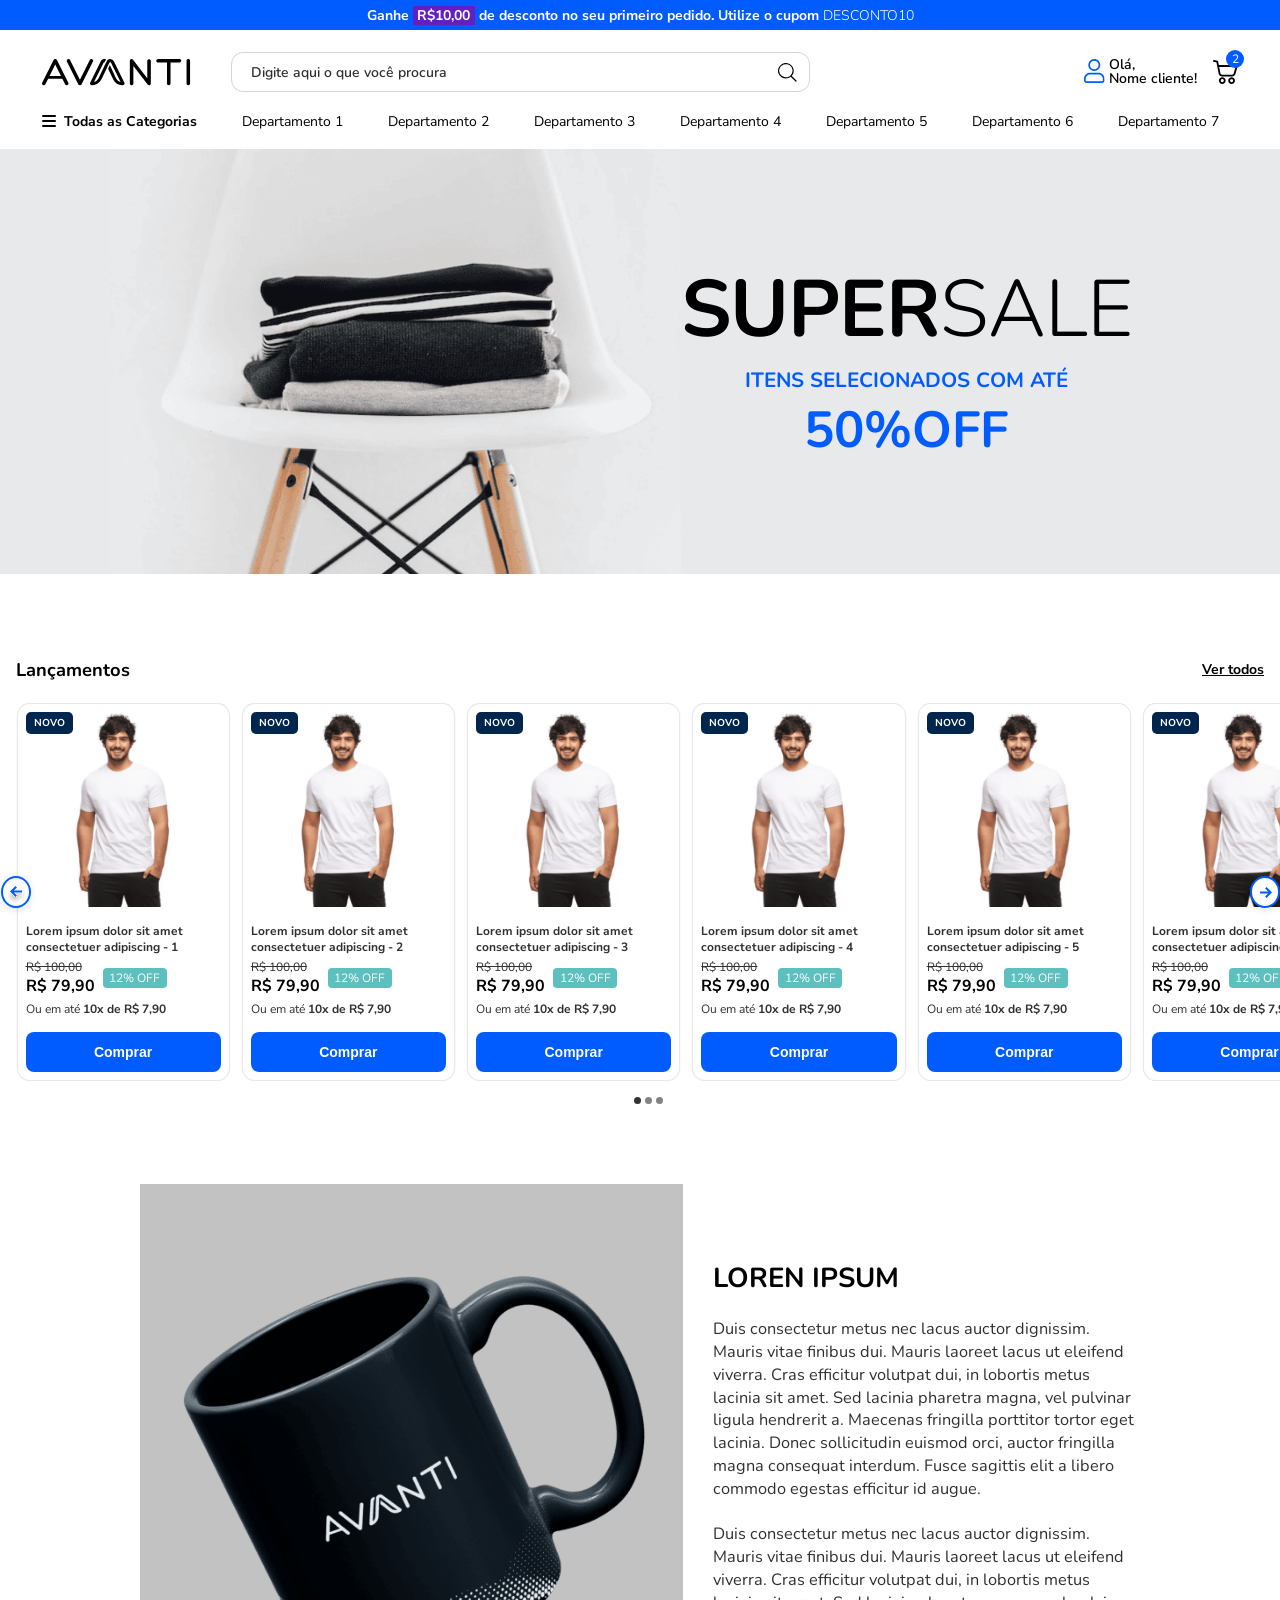
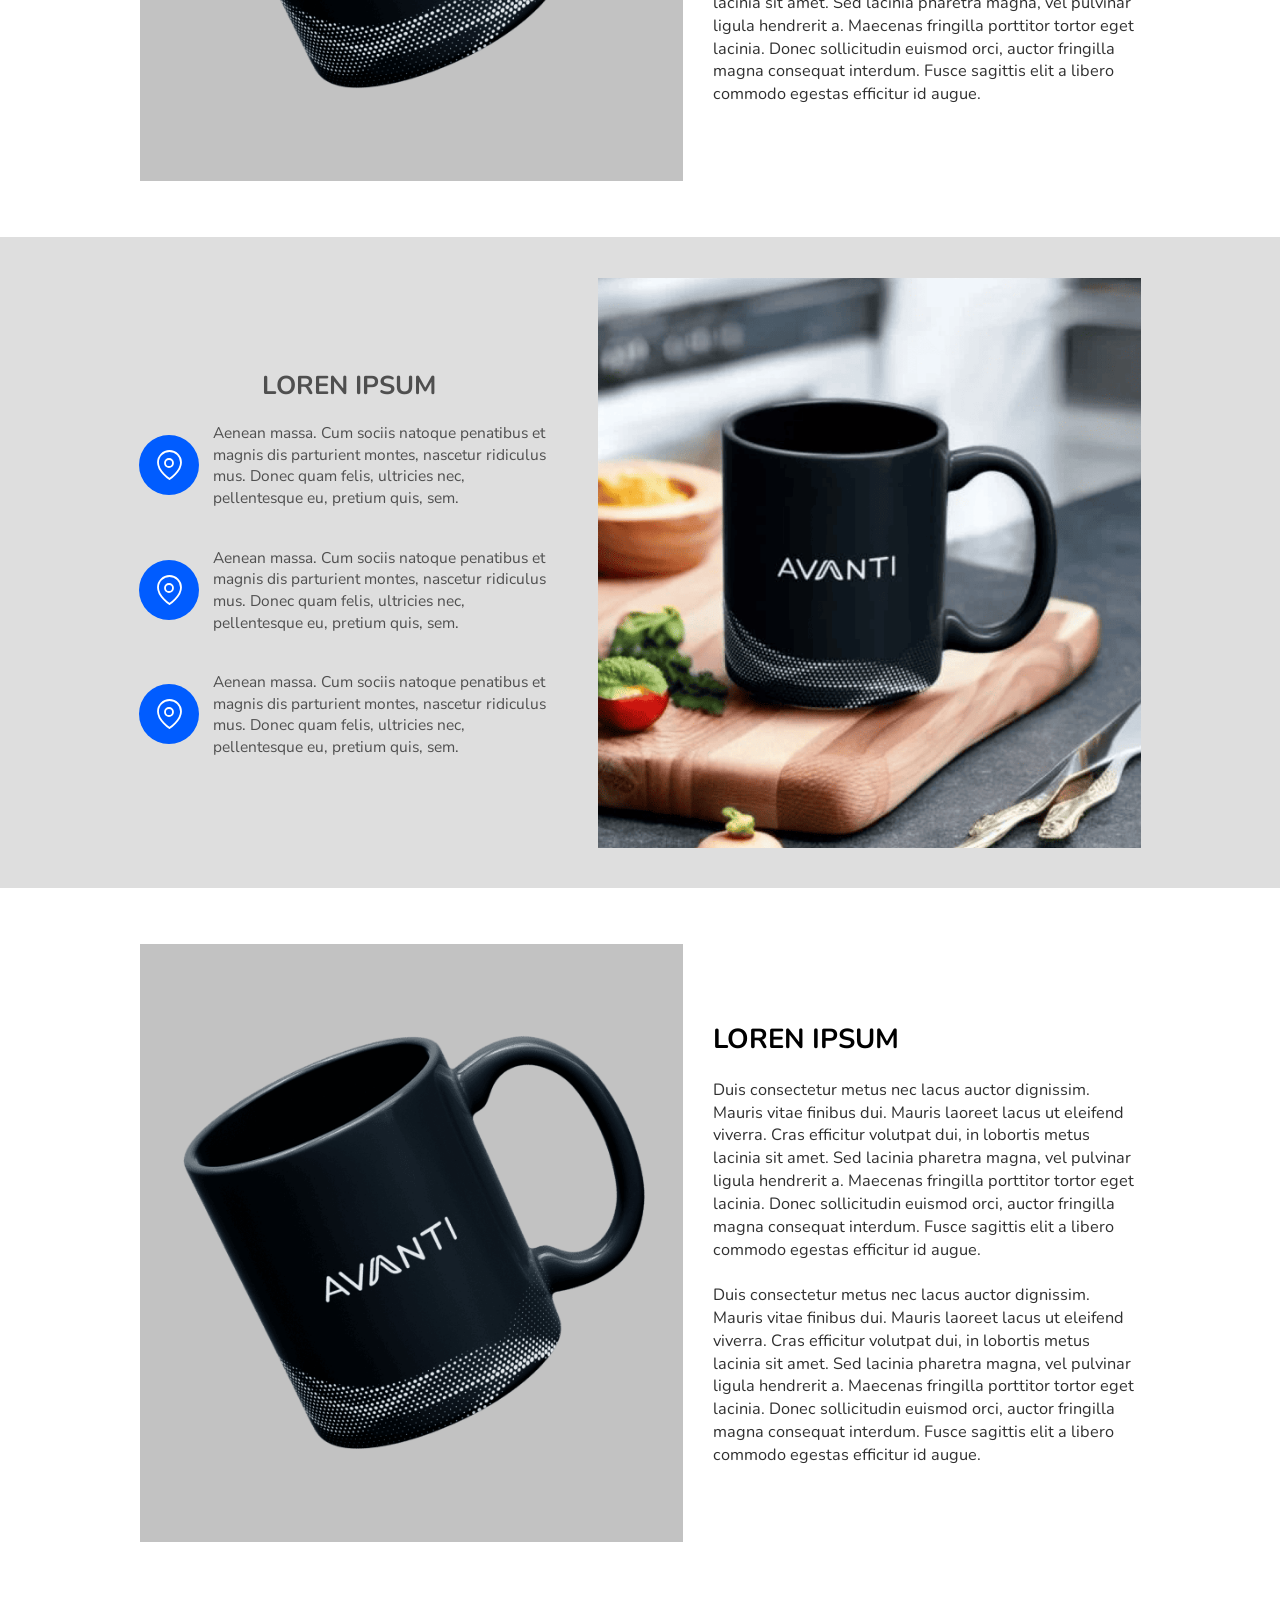
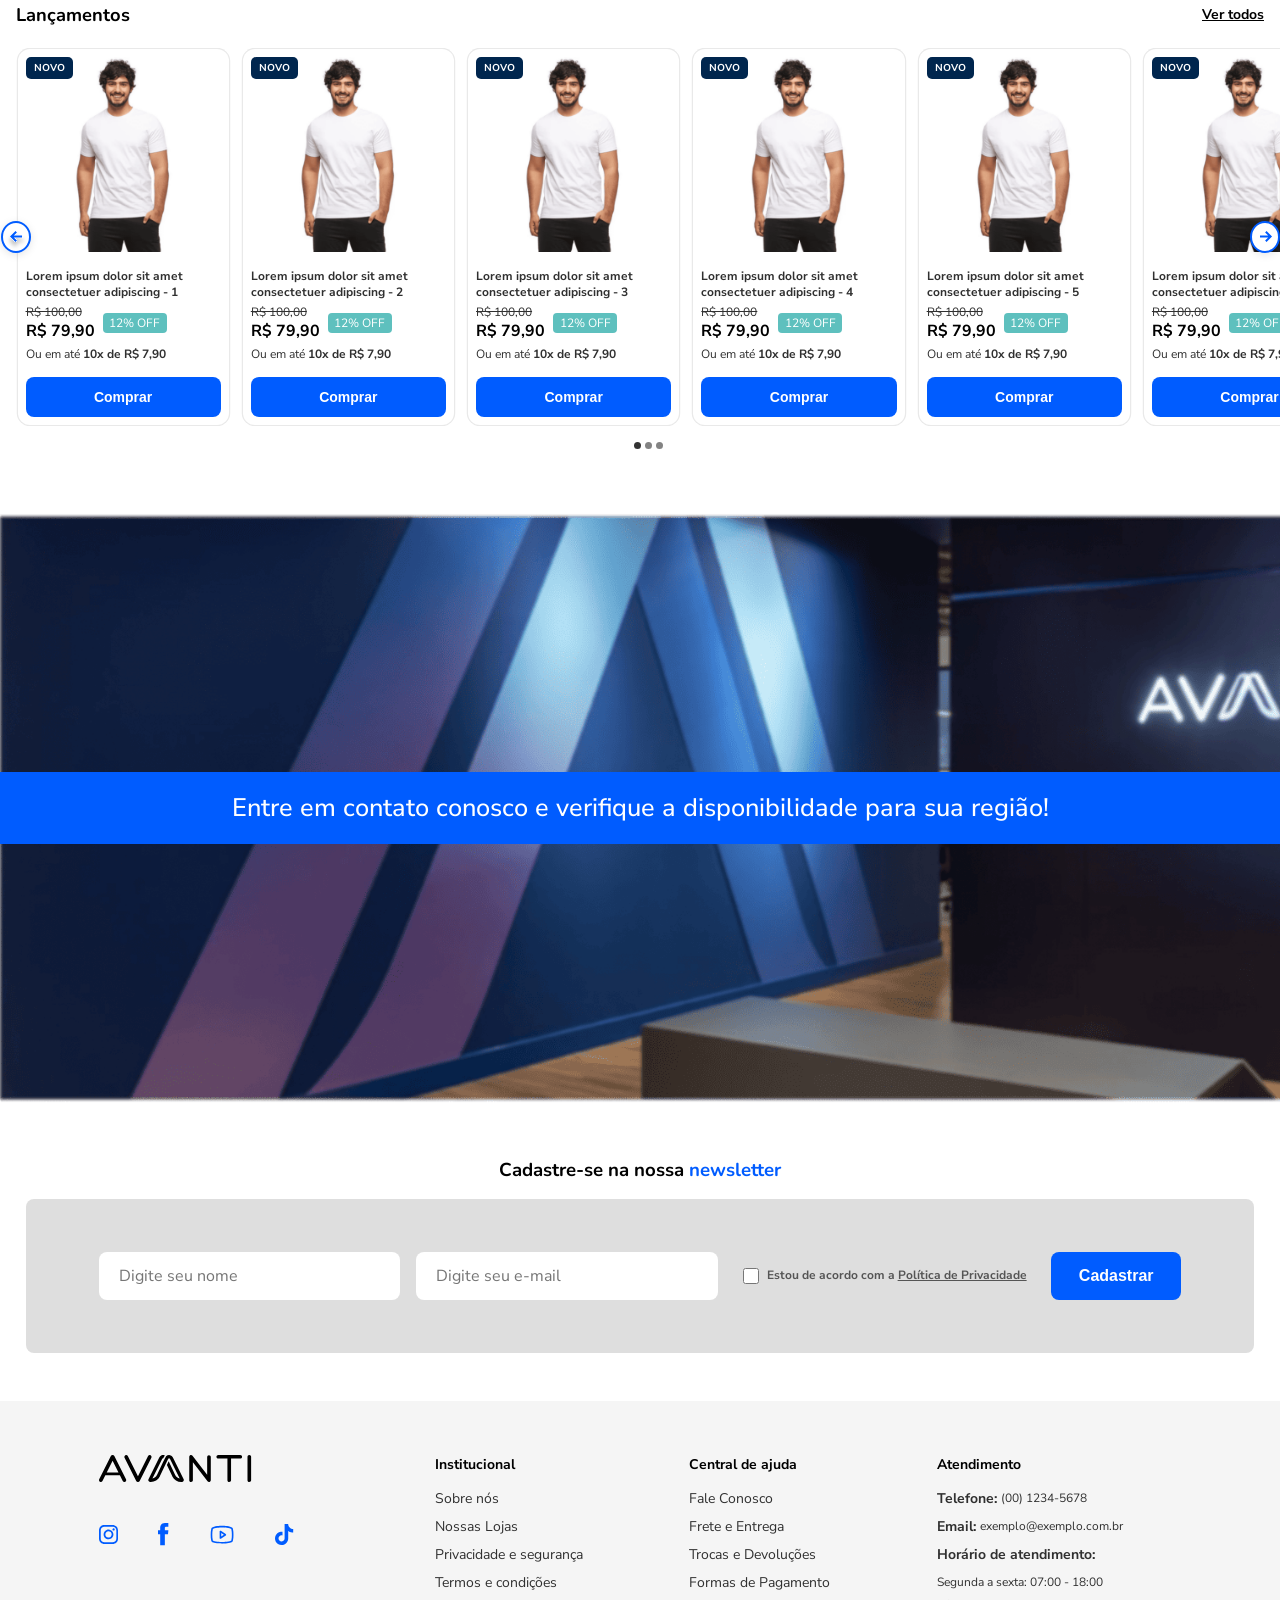
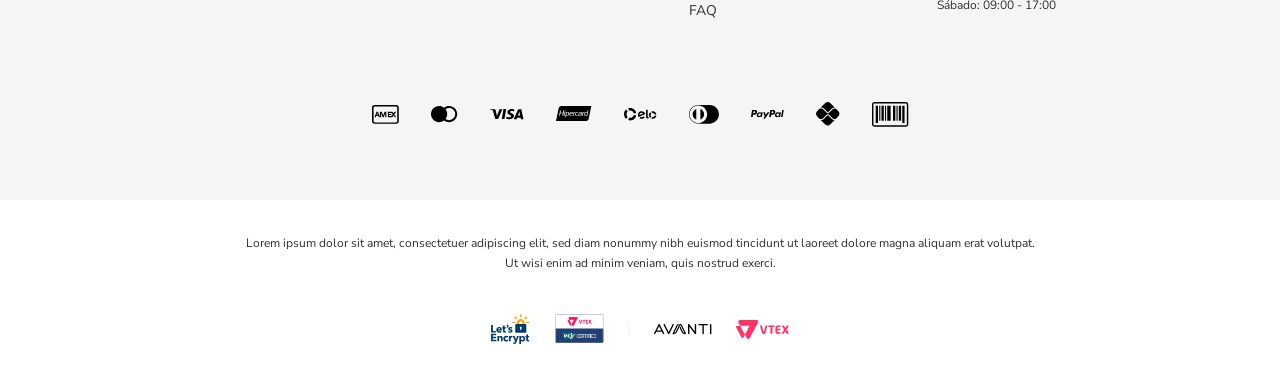
<file: index.html>
<!doctype html>
<html lang="pt-br">
  <head>
    <meta charset="UTF-8" />
    <meta name="viewport" content="width=device-width, initial-scale=1.0" />
    <title>Avanti Home Store</title>
    <!-- fontes -->
    <link rel="preconnect" href="https://fonts.googleapis.com" />
    <link rel="preconnect" href="https://fonts.gstatic.com" crossorigin />
    <link
      href="https://fonts.googleapis.com/css2?family=Nunito:wght@300..700&family=Nunito+Sans:opsz,wght@6..12,300..700&display=swap"
      rel="stylesheet"
    />
    <!-- css -->
    <link rel="stylesheet" href="./src/css/index.css" />
    <link rel="stylesheet" href="./src/css/header/index.css" />
    <link rel="stylesheet" href="./src/css/main/index.css" />
    <link rel="stylesheet" href="./src/css/footer/index.css" />
    <!-- js -->
    <script src="./src/js/index.js" type="module"></script>
    <!-- favicons -->
    <link
      rel="icon"
      type="image/x-icon"
      href="./src/public/favicons/favicon.ico"
    />
    <link
      rel="icon"
      type="image/png"
      sizes="32x32"
      href="./src/public/favicons/favicon-32x32.png"
    />
    <link
      rel="icon"
      type="image/png"
      sizes="48x48"
      href="./src/public/favicons/favicon-48x48.png"
    />
    <link
      rel="icon"
      type="image/png"
      sizes="192x192"
      href="./src/public/favicons/favicon-192x192.png"
    />
    <link
      rel="icon"
      type="image/png"
      sizes="512x512"
      href="./src/public/favicons/favicon-512x512.png"
    />
    <link
      rel="apple-touch-icon"
      sizes="180x180"
      href="./src/public/favicons/apple-touch-icon.png"
    />
    <link rel="manifest" href="./src/public/favicons/manifest.json" />
  </head>

  <body>
    <header>
      <div id="promotional-topbar">
        <p style="font-weight: 700">
          Ganhe
          <span
            style="background-color: var(--color-purple); padding-inline: 4.5px"
            >R$10,00</span
          >
          de desconto no seu primeiro pedido. Utilize o cupom
          <span style="font-weight: 300">DESCONTO10</span>
        </p>
      </div>

      <div id="header-wrapper">
        <button class="menu-btn for-mobile">
          <svg class="svg-menu"></svg>
        </button>

        <div id="header-logo-wrapper">
          <svg class="svg-avanti-header-logo"></svg>
        </div>

        <div class="header-actions">
          <a href="#" class="user not-for-mobile">
            <svg class="svg-header-user icon-user"></svg>
            <span class="user-text">
              <p>Olá,</p>
              <p>Nome cliente!</p>
            </span>
          </a>

          <a href="#" class="cart">
            <svg class="svg-header-cart"></svg>
            <span class="cart-count">2</span>
          </a>
        </div>

        <div class="header-search">
          <input type="text" placeholder="Digite aqui o que você procura" />
          <button class="search-button">
            <svg class="svg-search"></svg>
          </button>

          <div id="search-results">
            <p>Você buscou por:</p>
            <ul>
              <li>Pesquisa 1</li>
            </ul>
          </div>
        </div>
      </div>

      <nav class="not-for-mobile" id="nav">
        <menu class="fast-menu">
          <button class="cat-btn">
            <svg class="svg-all-cats-menu-icon"></svg>
            Todas as Categorias
          </button>
          <!-- lista de departamentos -->
        </menu>

        <div id="menu-area">
          <menu class="menu-container">
            <div class="menus-wrapper">
              <div class="departments-menu">
                <menu class="departments-list scrollbar-hidden">
                  <!-- lista de departamentos -->
                </menu>
                <div class="scrollbar-y">
                  <div class="scrollbar-y-thumb"></div>
                </div>
              </div>
              <menu class="cats-menu">
                <!-- lista de categorias -->
              </menu>
            </div>
            <div class="menu-image-wrapper">
              <p>
                Confira os produtos<br /><span>Que acabaram De chegar!</span>
              </p>
              <button class="btn-outline">Ver todos</button>
              <img src="./src/public/main-product.png" alt="" />
            </div>
          </menu>
        </div>
      </nav>
    </header>

    <main>
      <section class="hero-section">
        <div class="hero-section-container">
          <div class="hero-content-wrapper">
            <div class="hero-image-wrapper">
              <img src="./src/public/hero-product.png" alt="" />
            </div>

            <div class="hero-text-content">
              <h2 class="title">
                <span>SUPER<br id="br-title" /></span>
                <span style="font-weight: 300">SALE</span>
              </h2>
              <p class="hero-content-subtitle">Itens selecionados com até</p>
              <h3 class="hero-content-discount">50%off</h3>
            </div>
          </div>

          <div class="pagination-wrapper for-mobile">
            <span class="pagination-span"></span>
            <span class="pagination-span active"></span>
            <span class="pagination-span"></span>
          </div>
        </div>
      </section>
      <section id="product-carousel-1" class="product-carousel"></section>
      <section id="main-product-1" class="main-product"></section>
      <section id="main-product" class="main-product"></section>
      <section id="main-product-2" class="main-product"></section>
      <section
        id="product-carousel-2"
        class="product-carousel not-for-mobile"
        style="margin-bottom: 64px"
      ></section>
      <section class="about-section">
        <div class="about-image-wrapper">
          <img
            class="about-image"
            src="./src/public/avanti-studeo.png"
            alt=""
          />
          <div class="about-message-wrapper">
            <p class="about-message">
              Entre em contato conosco e verifique a disponibilidade para sua
              região!
            </p>
          </div>
        </div>
        <div class="newsletter-wrapper">
          <h6 class="newsletter-title">
            Cadastre-se na nossa <span>newsletter</span>
          </h6>
          <form class="newsletter-form">
            <input id="name-input" type="text" placeholder="Digite seu nome" />
            <input
              id="email-input"
              type="email"
              placeholder="Digite seu e-mail"
            />

            <div class="checkbox-wrapper">
              <input type="checkbox" id="newsletter-checkbox" />
              <label for="newsletter-checkbox"
                >Estou de acordo com a
                <span>Política de Privacidade</span></label
              >
            </div>
            <button class="btn-primary">Cadastrar</button>
          </form>
        </div>
      </section>
    </main>

    <footer>
      <div class="main-wrapper">
        <div class="footer-social-media-wrapper">
          <svg class="svg-footer-avanti-logo"></svg>
          <div class="footer-social-media"></div>
        </div>
        <div class="footer-link-group-wrapper"></div>
      </div>

      <div class="footer-payments-method"></div>

      <div class="footer-more-info-container">
        <div class="footer-more-info-wrapper">
          <p>
            Lorem ipsum dolor sit amet, consectetuer adipiscing elit, sed diam
            nonummy nibh euismod tincidunt ut laoreet dolore magna aliquam erat
            volutpat. Ut wisi enim ad minim veniam, quis nostrud exerci.
          </p>
          <div class="footer-more-logos"></div>
        </div>
      </div>
    </footer>
  </body>
</html>
</file>
<file: src/css/index.css>
@layer theme, resets, typography, components, utilities;
/* variáveis */
@layer theme {
  :root {
    /* fontes */
    --font-sans: "Nunito Sans", sans-serif;
    --font-sans-rounded: "Nunito", sans-serif;
    /* cores */
    --color-theme: #005cff;
    --color-purple: #6220c1;
    --color-border: #d5d5d5;
    --color-text-foreground: #000;
    --color-text-md-foreground: #303030;
    --color-light-bg: #fff;
    --color-text-light-foreground: #fff;
    --color-medium-bg: #f5f5f5;
    --color-main-product-ad-bg: #dedede;
    --color-home-hero-bg: #e7e7ea;
    --color-product-discount-label-bg: #5ec0be;
    --color-new-product-label-bg: #00264e;
    /* tamanhos de fontes */
    --text-xs: 0.75rem; /*12*/
    --text-sm: 0.875rem; /*14*/
    --text-base: 1rem; /*16*/
    --text-lg: 1.125rem; /*18*/
    --text-xl: 1.25rem; /*20*/
    --text-2xl: 1.5rem; /*24*/
    --text-3xl: 1.75rem; /*28*/
    --text-5xl: 2rem; /*32*/
  }
}

/* resets */
@layer resets {
  * {
    margin: 0;
    padding: 0;
    box-sizing: border-box;
  }

  html,
  body {
    scrollbar-width: none;
    overscroll-behavior-x: none;
  }
  html::-webkit-scrollbar,
  body::-webkit-scrollbar {
    display: none;
  }
  .scrollbar-hidden {
    scrollbar-width: none;
  }
  .scrollbar-hidden::-webkit-scrollbar {
    display: none;
  }
  a {
    text-decoration: none;
  }
  img {
    width: 100%;
    height: 100%;
    object-fit: cover;
    user-select: none;
    -webkit-user-drag: none !important;
    -moz-user-drag: none !important;
    -ms-user-drag: none !important;
  }
  body {
    max-width: 1920px;
    margin-inline: auto;
  }
}

/*tipografia*/
@layer typography {
  h1,
  h2,
  h3,
  h4,
  h5,
  h6 {
    font-family: var(--font-sans-rounded);
  }

  body {
    font-family: var(--font-sans);
    color: var(--text-foreground);
  }
}

@layer components {
  button {
    min-height: 32px;
    border-radius: 8px;
    display: flex;
    align-items: center;
    justify-content: center;
    outline: none;
    border: none;
    background-color: transparent;
    font-weight: 700;
    cursor: pointer;
  }

  a{
    display: inline-flex;
    align-items: center;
    min-height: 32px;
  }

  svg {
    display: inline-flex !important;
  }

  .btn-primary {
    width: 100%;
    height: 40px;
    padding-inline: 12px;
    background-color: var(--color-theme);
    font-size: var(--text-base);
    font-weight: 700;
    color: white;
    border: none;
    cursor: pointer;
    transition: opacity 0.2s;
  }

  .btn-outline {
    background-color: transparent;
    border: 1.25px solid white;
    color: white;
  }

  .button-icon {
    height: 36px;
    width: 36px;
  }

  .container {
    padding-left: 1rem;
    padding-right: 1rem;
  }
}

/*mobile e desktop*/
@layer utilities {
  @media (max-width: 768px) {
    .not-for-mobile {
      display: none;
    }
  }

  @media (min-width: 768px) {
    .for-mobile {
      display: none;
    }
  }

  .flex-center {
    display: flex;
    justify-content: center;
    align-items: center;
  }
}
</file>
<file: src/css/header/index.css>
@import "./header.css";
@import "./nav.css";
</file>
<file: src/css/main/index.css>
@import "./hero.css";
@import "./product-carousel.css";
@import "./main-product.css";
@import "./about-section.css";
@import "./newsletter.css";
</file>
<file: src/css/footer/index.css>
@import "./footer.css";
@import "./link-group.css";
</file>
